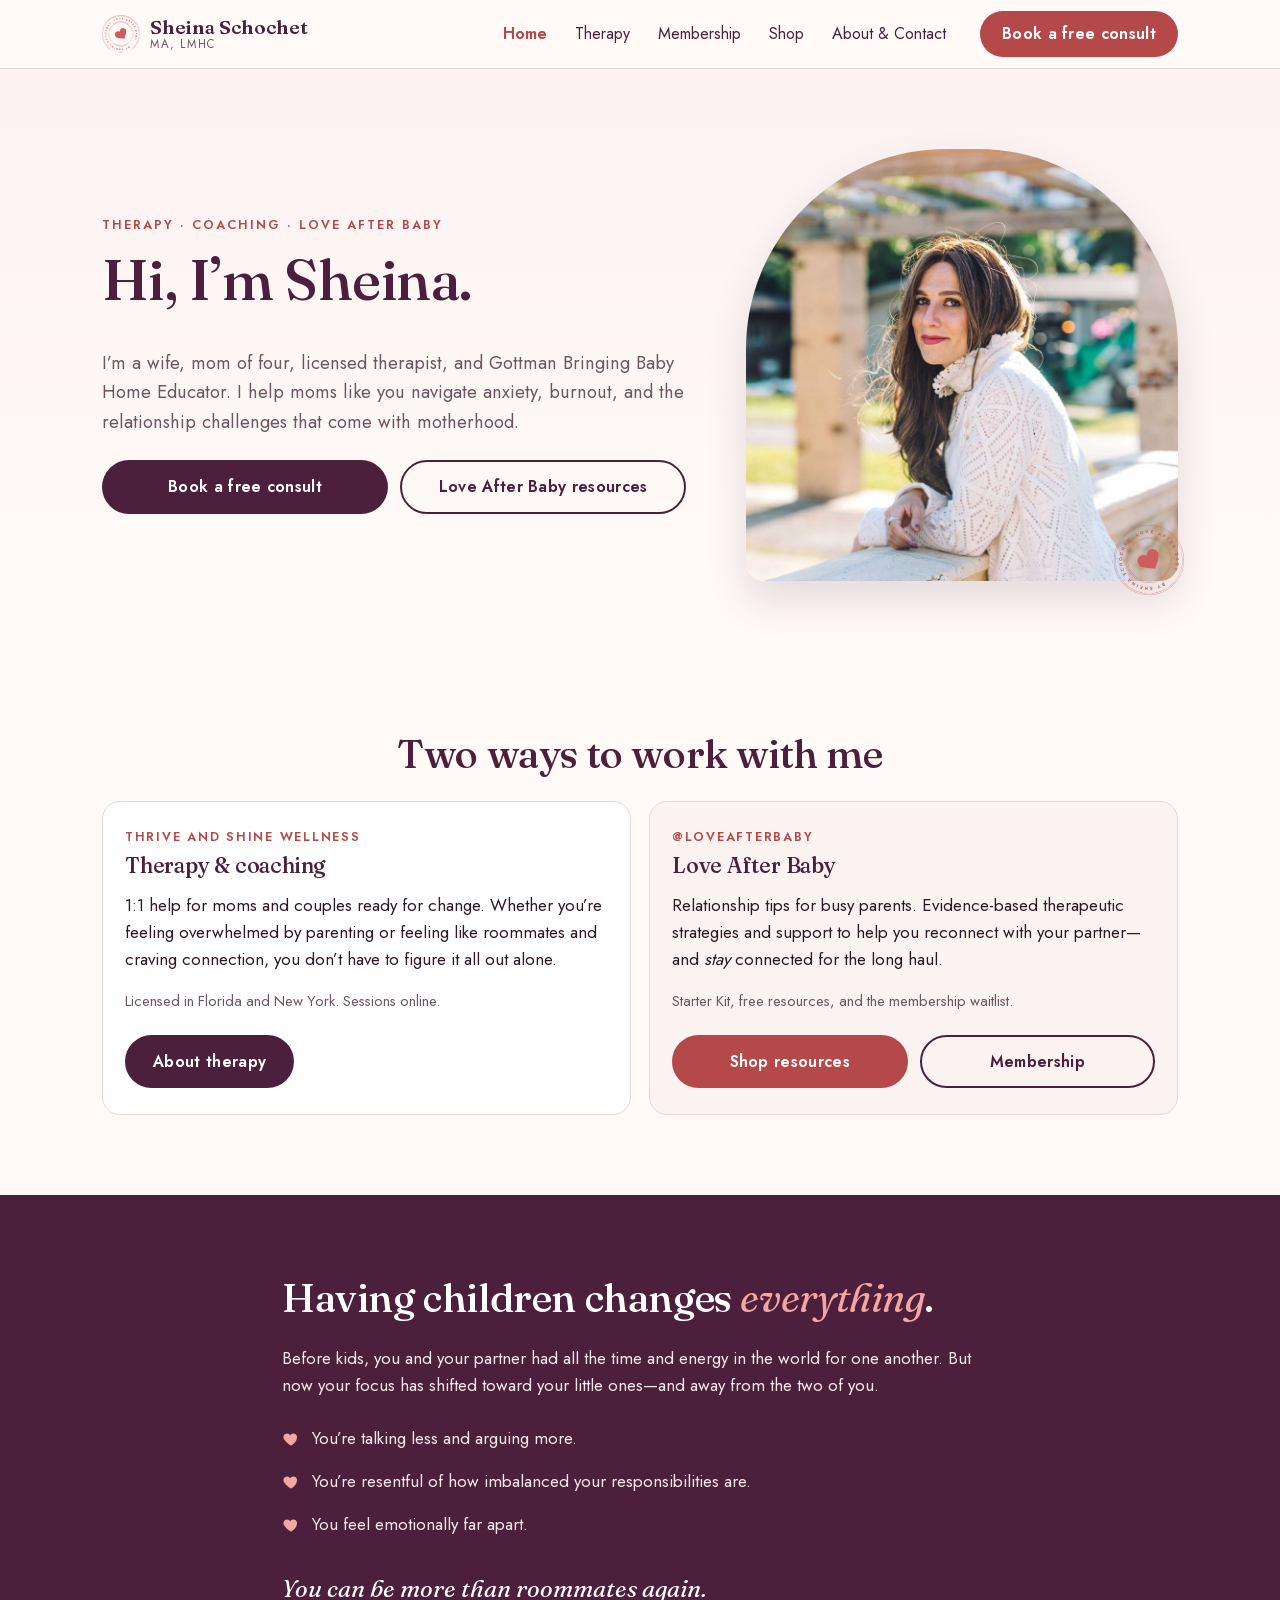
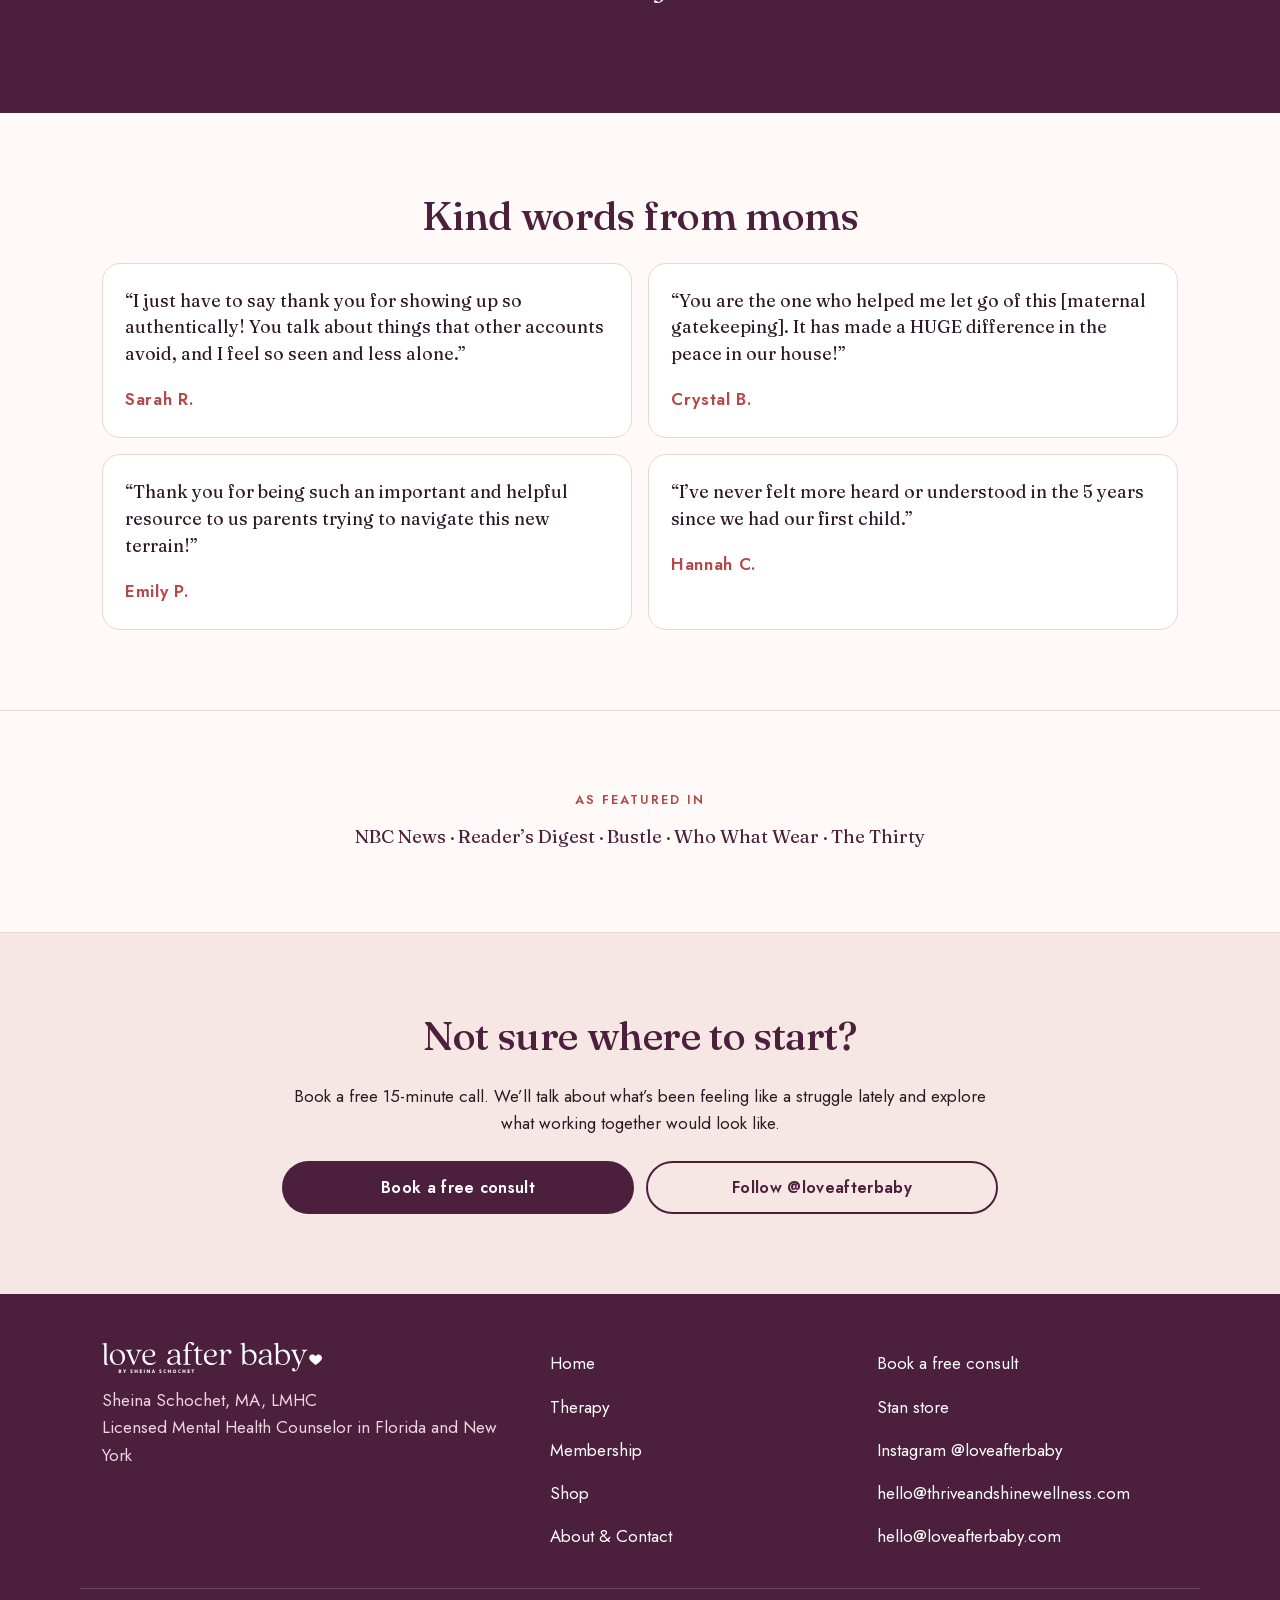
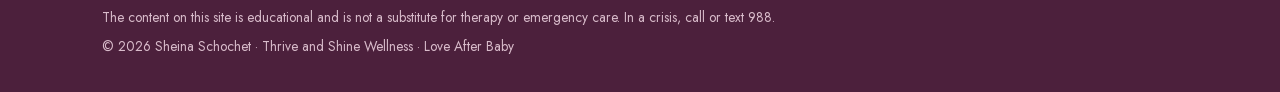
<file: index.html>
<!doctype html>
<html lang="en">
<head>
<meta charset="utf-8">
<meta name="viewport" content="width=device-width, initial-scale=1, viewport-fit=cover">
<meta name="robots" content="noindex, nofollow">
<title>Sheina Schochet, MA, LMHC | Therapy & Love After Baby</title>
<meta name="description" content="Sheina Schochet, MA, LMHC: therapy and coaching for moms and couples in Florida and New York, and Love After Baby resources for busy parents.">
<meta name="theme-color" content="#4c203c">
<link rel="icon" href="assets/img/heart-logo.svg" type="image/svg+xml">
<link rel="stylesheet" href="styles.css">
</head>
<body>
<a class="skip" href="#main">Skip to content</a>
<header class="site-header">
  <div class="wrap header-inner">
    <a class="brand" href="index.html" aria-label="Sheina Schochet, home">
      <img src="assets/img/heart-logo.svg" alt="" width="40" height="40">
      <span class="brand-text"><span class="brand-name">Sheina Schochet</span><span class="brand-sub">MA, LMHC</span></span>
    </a>
    <details class="menu">
      <summary aria-label="Open menu"><span class="bars" aria-hidden="true"></span><span class="menu-word">Menu</span></summary>
      <nav aria-label="Main"><ul><li><a href="index.html" aria-current="page">Home</a></li><li><a href="therapy.html">Therapy</a></li><li><a href="membership.html">Membership</a></li><li><a href="shop.html">Shop</a></li><li><a href="about.html">About & Contact</a></li></ul>
      <a class="btn btn-coral nav-cta" href="mailto:hello@thriveandshinewellness.com?subject=Free%20consult%20request">Book a free consult</a></nav>
    </details>
  </div>
</header>
<main id="main">

<section class="hero">
  <div class="wrap hero-grid">
    <div class="hero-copy">
      <p class="eyebrow">Therapy &middot; Coaching &middot; Love After Baby</p>
      <h1>Hi, I&rsquo;m Sheina.</h1>
      <p class="lede">I&rsquo;m a wife, mom of four, licensed therapist, and Gottman Bringing Baby Home Educator. I help moms like you navigate anxiety, burnout, and the relationship challenges that come with motherhood.</p>
      <div class="actions">
        <a class="btn btn-plum" href="mailto:hello@thriveandshinewellness.com?subject=Free%20consult%20request">Book a free consult</a>
        <a class="btn btn-ghost" href="shop.html">Love After Baby resources</a>
      </div>
    </div>
    <figure class="hero-photo">
      <img src="assets/img/sheina-portrait.jpg" alt="Sheina Schochet smiling, in a white sweater" width="900" height="900">
    </figure>
  </div>
</section>

<section class="section">
  <div class="wrap">
    <h2 class="center">Two ways to work with me</h2>
    <div class="cards two">
      <article class="card">
        <p class="card-kicker">Thrive and Shine Wellness</p>
        <h3>Therapy &amp; coaching</h3>
        <p>1:1 help for moms and couples ready for change. Whether you&rsquo;re feeling overwhelmed by parenting or feeling like roommates and craving connection, you don&rsquo;t have to figure it all out alone.</p>
        <p class="small">Licensed in Florida and New York. Sessions online.</p>
        <a class="btn btn-plum" href="therapy.html">About therapy</a>
      </article>
      <article class="card card-blush">
        <p class="card-kicker">@loveafterbaby</p>
        <h3>Love After Baby</h3>
        <p>Relationship tips for busy parents. Evidence-based therapeutic strategies and support to help you reconnect with your partner&mdash;and <em>stay</em> connected for the long haul.</p>
        <p class="small">Starter Kit, free resources, and the membership waitlist.</p>
        <div class="actions">
          <a class="btn btn-coral" href="shop.html">Shop resources</a>
          <a class="btn btn-ghost" href="membership.html">Membership</a>
        </div>
      </article>
    </div>
  </div>
</section>

<section class="section band-plum">
  <div class="wrap narrow">
    <h2>Having children changes <em>everything</em>.</h2>
    <p>Before kids, you and your partner had all the time and energy in the world for one another. But now your focus has shifted toward your little ones&mdash;and away from the two of you.</p>
    <ul class="hearts">
      <li><svg class="mini-heart" viewBox="0 0 24 24" aria-hidden="true"><path d="M12 21s-7.5-4.6-9.6-9.2C.9 8.4 3 4.5 6.7 4.5c2.2 0 3.6 1.2 4.3 2.4.7-1.2 2.1-2.4 4.3-2.4 3.7 0 5.8 3.9 4.3 7.3C19.5 16.4 12 21 12 21z"/></svg>You&rsquo;re talking less and arguing more.</li>
      <li><svg class="mini-heart" viewBox="0 0 24 24" aria-hidden="true"><path d="M12 21s-7.5-4.6-9.6-9.2C.9 8.4 3 4.5 6.7 4.5c2.2 0 3.6 1.2 4.3 2.4.7-1.2 2.1-2.4 4.3-2.4 3.7 0 5.8 3.9 4.3 7.3C19.5 16.4 12 21 12 21z"/></svg>You&rsquo;re resentful of how imbalanced your responsibilities are.</li>
      <li><svg class="mini-heart" viewBox="0 0 24 24" aria-hidden="true"><path d="M12 21s-7.5-4.6-9.6-9.2C.9 8.4 3 4.5 6.7 4.5c2.2 0 3.6 1.2 4.3 2.4.7-1.2 2.1-2.4 4.3-2.4 3.7 0 5.8 3.9 4.3 7.3C19.5 16.4 12 21 12 21z"/></svg>You feel emotionally far apart.</li>
    </ul>
    <p class="pull">You can be more than roommates again.</p>
  </div>
</section>

<section class="section">
  <div class="wrap">
    <h2 class="center">Kind words from moms</h2>
    <div class="quotes">
      <blockquote><p>&ldquo;I just have to say thank you for showing up so authentically! You talk about things that other accounts avoid, and I feel so seen and less alone.&rdquo;</p><cite>Sarah R.</cite></blockquote>
      <blockquote><p>&ldquo;You are the one who helped me let go of this [maternal gatekeeping]. It has made a HUGE difference in the peace in our house!&rdquo;</p><cite>Crystal B.</cite></blockquote>
      <blockquote><p>&ldquo;Thank you for being such an important and helpful resource to us parents trying to navigate this new terrain!&rdquo;</p><cite>Emily P.</cite></blockquote>
      <blockquote><p>&ldquo;I&rsquo;ve never felt more heard or understood in the 5 years since we had our first child.&rdquo;</p><cite>Hannah C.</cite></blockquote>
    </div>
  </div>
</section>

<section class="section press">
  <div class="wrap center">
    <p class="eyebrow">As featured in</p>
    <p class="press-list">NBC News &middot; Reader&rsquo;s Digest &middot; Bustle &middot; Who What Wear &middot; The Thirty</p>
  </div>
</section>

<section class="section band-blush">
  <div class="wrap narrow center">
    <h2>Not sure where to start?</h2>
    <p>Book a free 15-minute call. We&rsquo;ll talk about what&rsquo;s been feeling like a struggle lately and explore what working together would look like.</p>
    <div class="actions center-actions">
      <a class="btn btn-plum" href="mailto:hello@thriveandshinewellness.com?subject=Free%20consult%20request">Book a free consult</a>
      <a class="btn btn-ghost" href="https://www.instagram.com/loveafterbaby/">Follow @loveafterbaby</a>
    </div>
  </div>
</section>

</main>
<footer class="site-footer">
  <div class="wrap footer-grid">
    <div>
      <img class="footer-word" src="assets/img/lab-wordmark-white.svg" alt="Love After Baby" width="240" height="34">
      <p>Sheina Schochet, MA, LMHC<br>Licensed Mental Health Counselor in Florida and New York</p>
    </div>
    <ul class="footer-links"><li><a href="index.html">Home</a></li><li><a href="therapy.html">Therapy</a></li><li><a href="membership.html">Membership</a></li><li><a href="shop.html">Shop</a></li><li><a href="about.html">About & Contact</a></li></ul>
    <ul class="footer-links">
      <li><a href="mailto:hello@thriveandshinewellness.com?subject=Free%20consult%20request">Book a free consult</a></li>
      <li><a href="https://stan.store/loveafterbaby">Stan store</a></li>
      <li><a href="https://www.instagram.com/loveafterbaby/">Instagram @loveafterbaby</a></li>
      <li><a href="mailto:hello@thriveandshinewellness.com">hello@thriveandshinewellness.com</a></li>
      <li><a href="mailto:hello@loveafterbaby.com">hello@loveafterbaby.com</a></li>
    </ul>
  </div>
  <div class="wrap footer-fine">
    <p>The content on this site is educational and is not a substitute for therapy or emergency care. In a crisis, call or text 988.</p>
    <p>&copy; 2026 Sheina Schochet &middot; Thrive and Shine Wellness &middot; Love After Baby</p>
  </div>
</footer>
<script src="script.js" defer></script>
</body>
</html>
</file>
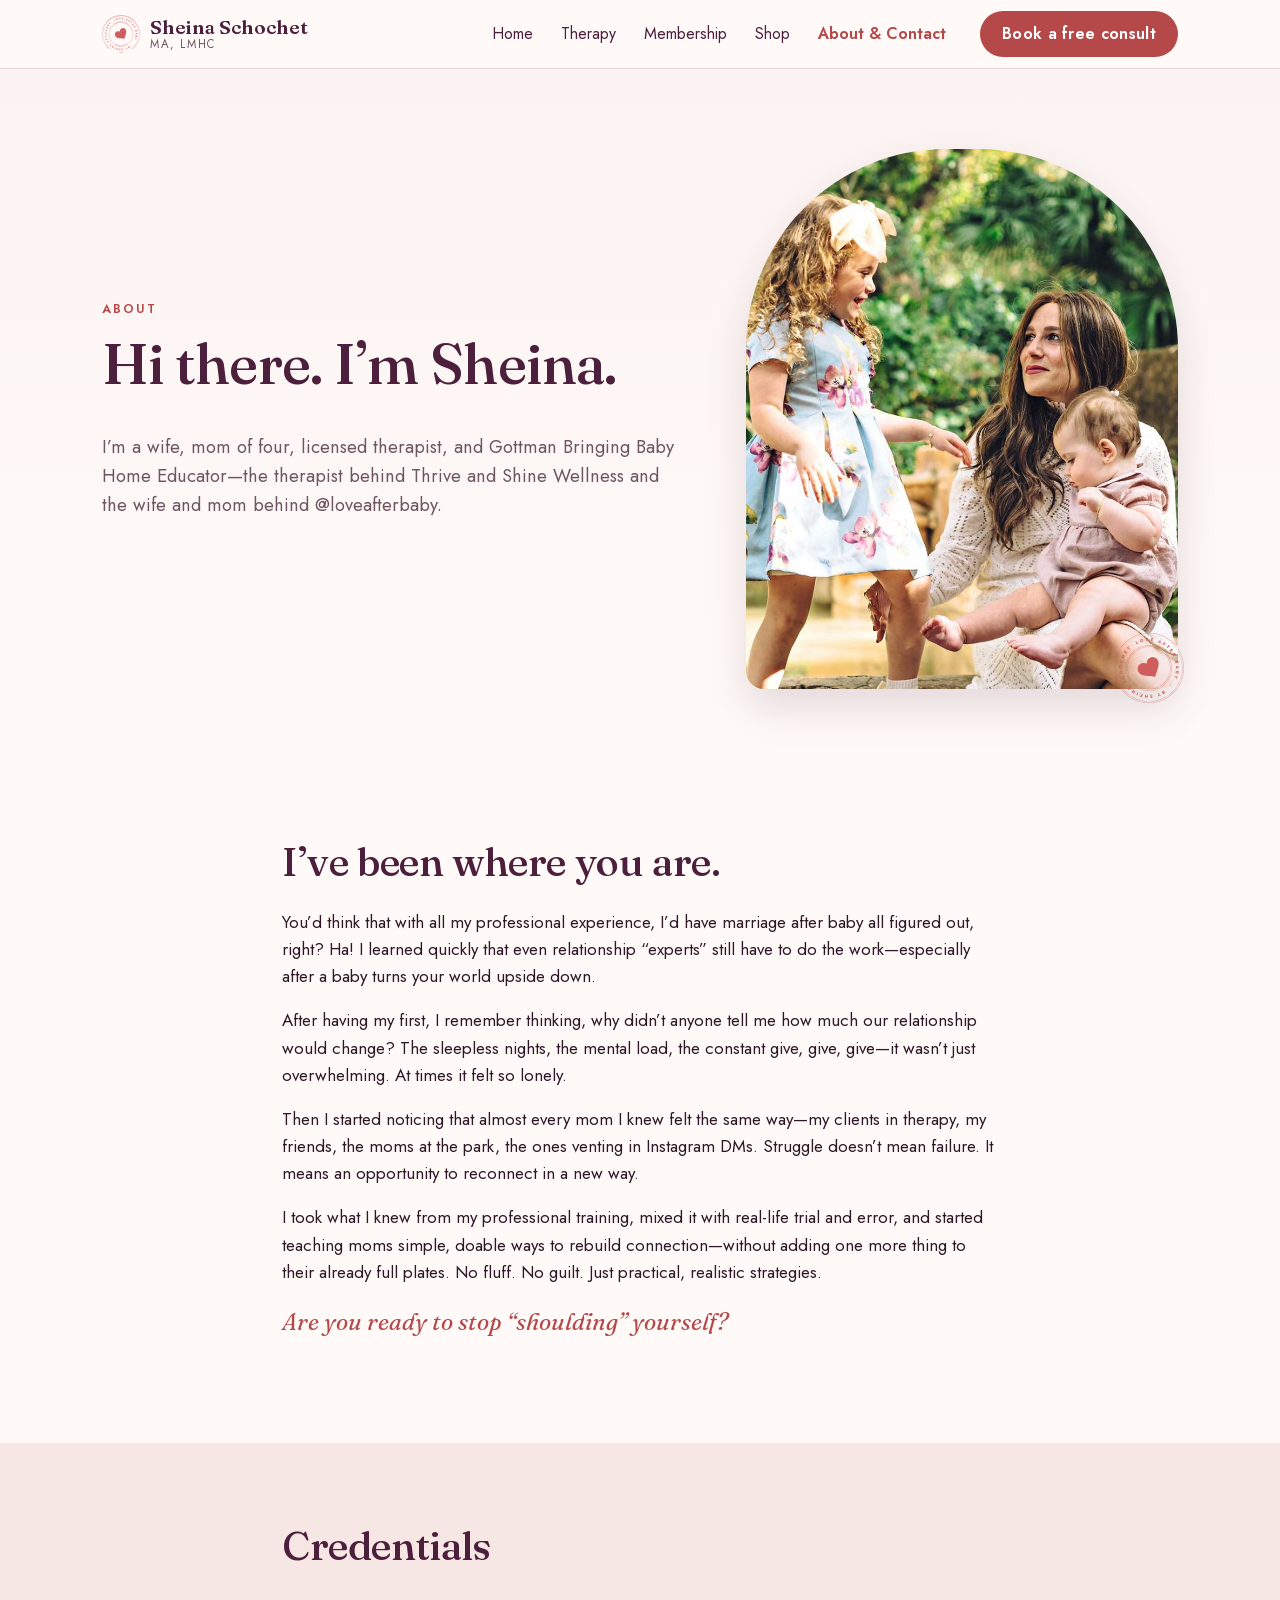
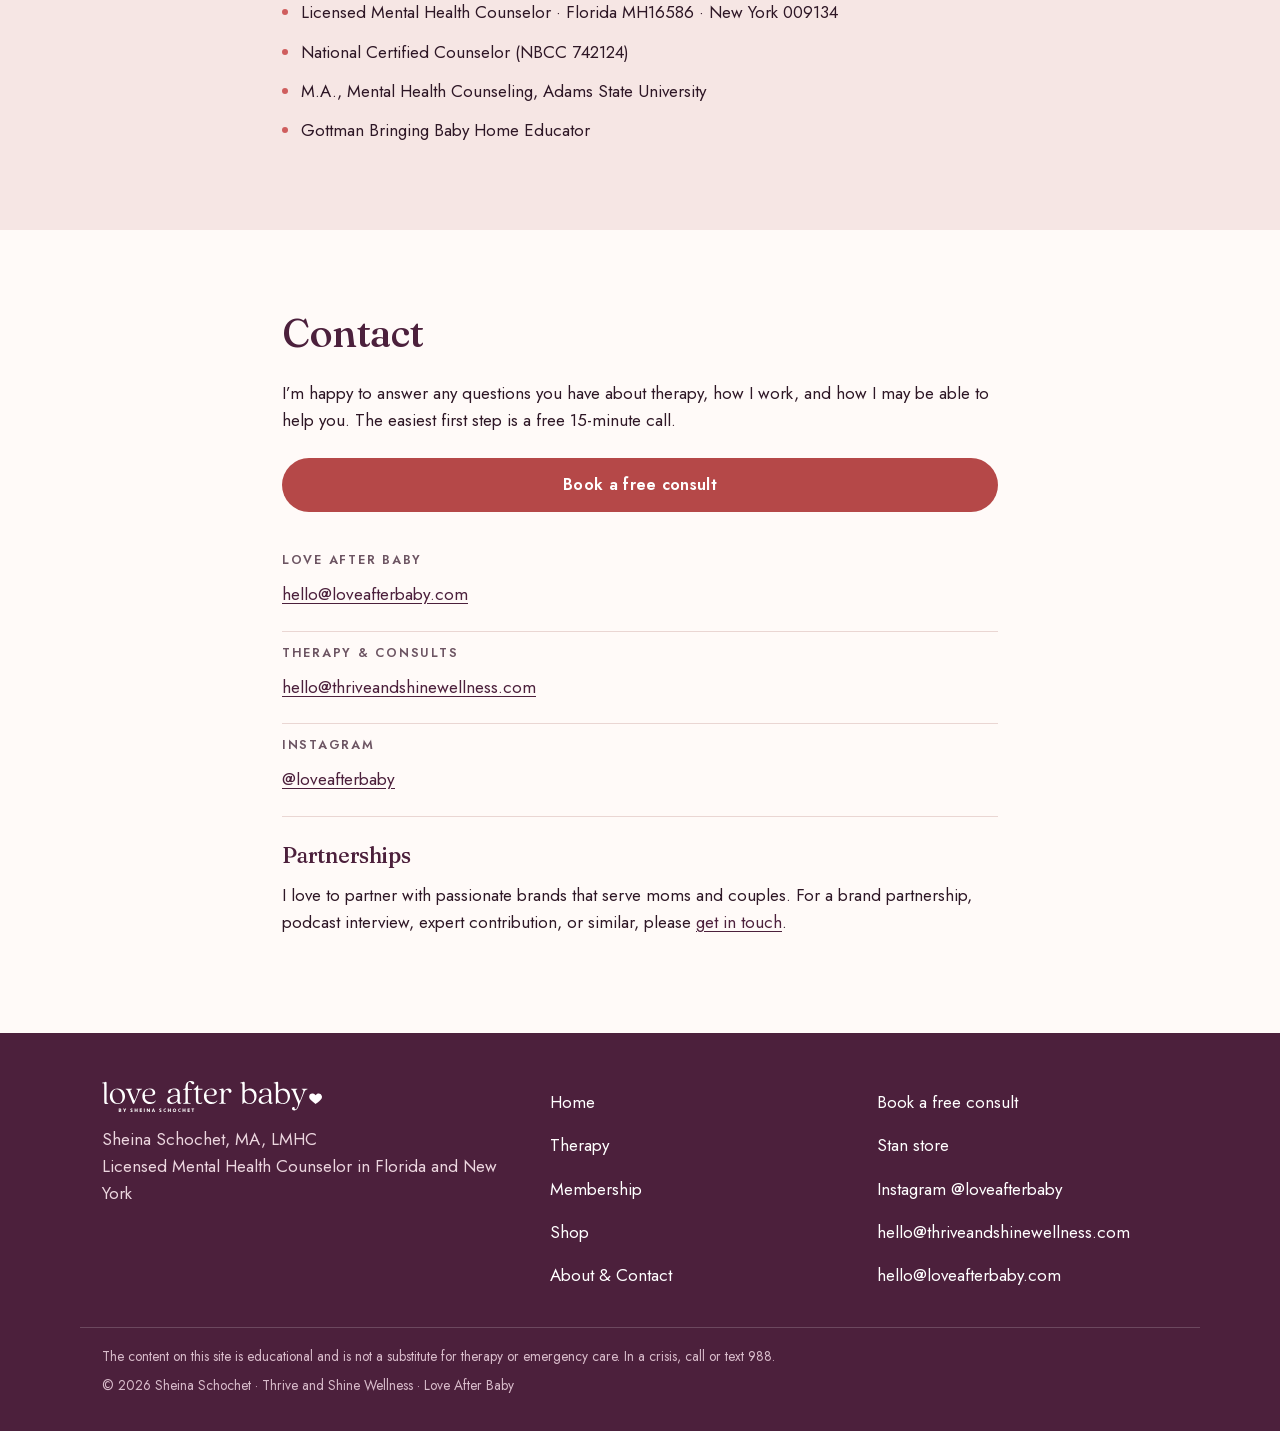
<file: about.html>
<!doctype html>
<html lang="en">
<head>
<meta charset="utf-8">
<meta name="viewport" content="width=device-width, initial-scale=1, viewport-fit=cover">
<meta name="robots" content="noindex, nofollow">
<title>About & Contact | Sheina Schochet, MA, LMHC</title>
<meta name="description" content="Meet Sheina Schochet: wife, mom of four, licensed therapist, and Gottman Bringing Baby Home Educator.">
<meta name="theme-color" content="#4c203c">
<link rel="icon" href="assets/img/heart-logo.svg" type="image/svg+xml">
<link rel="stylesheet" href="styles.css">
</head>
<body>
<a class="skip" href="#main">Skip to content</a>
<header class="site-header">
  <div class="wrap header-inner">
    <a class="brand" href="index.html" aria-label="Sheina Schochet, home">
      <img src="assets/img/heart-logo.svg" alt="" width="40" height="40">
      <span class="brand-text"><span class="brand-name">Sheina Schochet</span><span class="brand-sub">MA, LMHC</span></span>
    </a>
    <details class="menu">
      <summary aria-label="Open menu"><span class="bars" aria-hidden="true"></span><span class="menu-word">Menu</span></summary>
      <nav aria-label="Main"><ul><li><a href="index.html">Home</a></li><li><a href="therapy.html">Therapy</a></li><li><a href="membership.html">Membership</a></li><li><a href="shop.html">Shop</a></li><li><a href="about.html" aria-current="page">About & Contact</a></li></ul>
      <a class="btn btn-coral nav-cta" href="mailto:hello@thriveandshinewellness.com?subject=Free%20consult%20request">Book a free consult</a></nav>
    </details>
  </div>
</header>
<main id="main">

<section class="page-hero">
  <div class="wrap hero-grid">
    <div class="hero-copy">
      <p class="eyebrow">About</p>
      <h1>Hi there. I&rsquo;m Sheina.</h1>
      <p class="lede">I&rsquo;m a wife, mom of four, licensed therapist, and Gottman Bringing Baby Home Educator&mdash;the therapist behind Thrive and Shine Wellness and the wife and mom behind @loveafterbaby.</p>
    </div>
    <figure class="hero-photo tall">
      <img src="assets/img/sheina-family.jpg" alt="Sheina with her children" width="800" height="1294" loading="lazy">
    </figure>
  </div>
</section>

<section class="section">
  <div class="wrap narrow prose">
    <h2>I&rsquo;ve been where you are.</h2>
    <p>You&rsquo;d think that with all my professional experience, I&rsquo;d have marriage after baby all figured out, right? Ha! I learned quickly that even relationship &ldquo;experts&rdquo; still have to do the work&mdash;especially after a baby turns your world upside down.</p>
    <p>After having my first, I remember thinking, why didn&rsquo;t anyone tell me how much our relationship would change? The sleepless nights, the mental load, the constant give, give, give&mdash;it wasn&rsquo;t just overwhelming. At times it felt so lonely.</p>
    <p>Then I started noticing that almost every mom I knew felt the same way&mdash;my clients in therapy, my friends, the moms at the park, the ones venting in Instagram DMs. Struggle doesn&rsquo;t mean failure. It means an opportunity to reconnect in a new way.</p>
    <p>I took what I knew from my professional training, mixed it with real-life trial and error, and started teaching moms simple, doable ways to rebuild connection&mdash;without adding one more thing to their already full plates. No fluff. No guilt. Just practical, realistic strategies.</p>
    <p class="pull-dark">Are you ready to stop &ldquo;shoulding&rdquo; yourself?</p>
  </div>
</section>

<section class="section band-blush">
  <div class="wrap narrow">
    <h2>Credentials</h2>
    <ul class="creds">
      <li>Licensed Mental Health Counselor &middot; Florida MH16586 &middot; New York 009134</li>
      <li>National Certified Counselor (NBCC 742124)</li>
      <li>M.A., Mental Health Counseling, Adams State University</li>
      <li>Gottman Bringing Baby Home Educator</li>
    </ul>
  </div>
</section>

<section class="section" id="contact">
  <div class="wrap narrow">
    <h2>Contact</h2>
    <p>I&rsquo;m happy to answer any questions you have about therapy, how I work, and how I may be able to help you. The easiest first step is a free 15-minute call.</p>
    <div class="actions"><a class="btn btn-coral" href="mailto:hello@thriveandshinewellness.com?subject=Free%20consult%20request">Book a free consult</a></div>
    <ul class="contact-list">
      <li><span>Love After Baby</span><a href="mailto:hello@loveafterbaby.com">hello@loveafterbaby.com</a></li>
      <li><span>Therapy &amp; consults</span><a href="mailto:hello@thriveandshinewellness.com">hello@thriveandshinewellness.com</a></li>
      <li><span>Instagram</span><a href="https://www.instagram.com/loveafterbaby/">@loveafterbaby</a></li>
    </ul>
    <h3>Partnerships</h3>
    <p>I love to partner with passionate brands that serve moms and couples. For a brand partnership, podcast interview, expert contribution, or similar, please <a href="mailto:hello@loveafterbaby.com?subject=Partnership%20inquiry">get in touch</a>.</p>
  </div>
</section>

</main>
<footer class="site-footer">
  <div class="wrap footer-grid">
    <div>
      <img class="footer-word" src="assets/img/lab-wordmark-white.svg" alt="Love After Baby" width="240" height="34">
      <p>Sheina Schochet, MA, LMHC<br>Licensed Mental Health Counselor in Florida and New York</p>
    </div>
    <ul class="footer-links"><li><a href="index.html">Home</a></li><li><a href="therapy.html">Therapy</a></li><li><a href="membership.html">Membership</a></li><li><a href="shop.html">Shop</a></li><li><a href="about.html">About & Contact</a></li></ul>
    <ul class="footer-links">
      <li><a href="mailto:hello@thriveandshinewellness.com?subject=Free%20consult%20request">Book a free consult</a></li>
      <li><a href="https://stan.store/loveafterbaby">Stan store</a></li>
      <li><a href="https://www.instagram.com/loveafterbaby/">Instagram @loveafterbaby</a></li>
      <li><a href="mailto:hello@thriveandshinewellness.com">hello@thriveandshinewellness.com</a></li>
      <li><a href="mailto:hello@loveafterbaby.com">hello@loveafterbaby.com</a></li>
    </ul>
  </div>
  <div class="wrap footer-fine">
    <p>The content on this site is educational and is not a substitute for therapy or emergency care. In a crisis, call or text 988.</p>
    <p>&copy; 2026 Sheina Schochet &middot; Thrive and Shine Wellness &middot; Love After Baby</p>
  </div>
</footer>
<script src="script.js" defer></script>
</body>
</html>
</file>
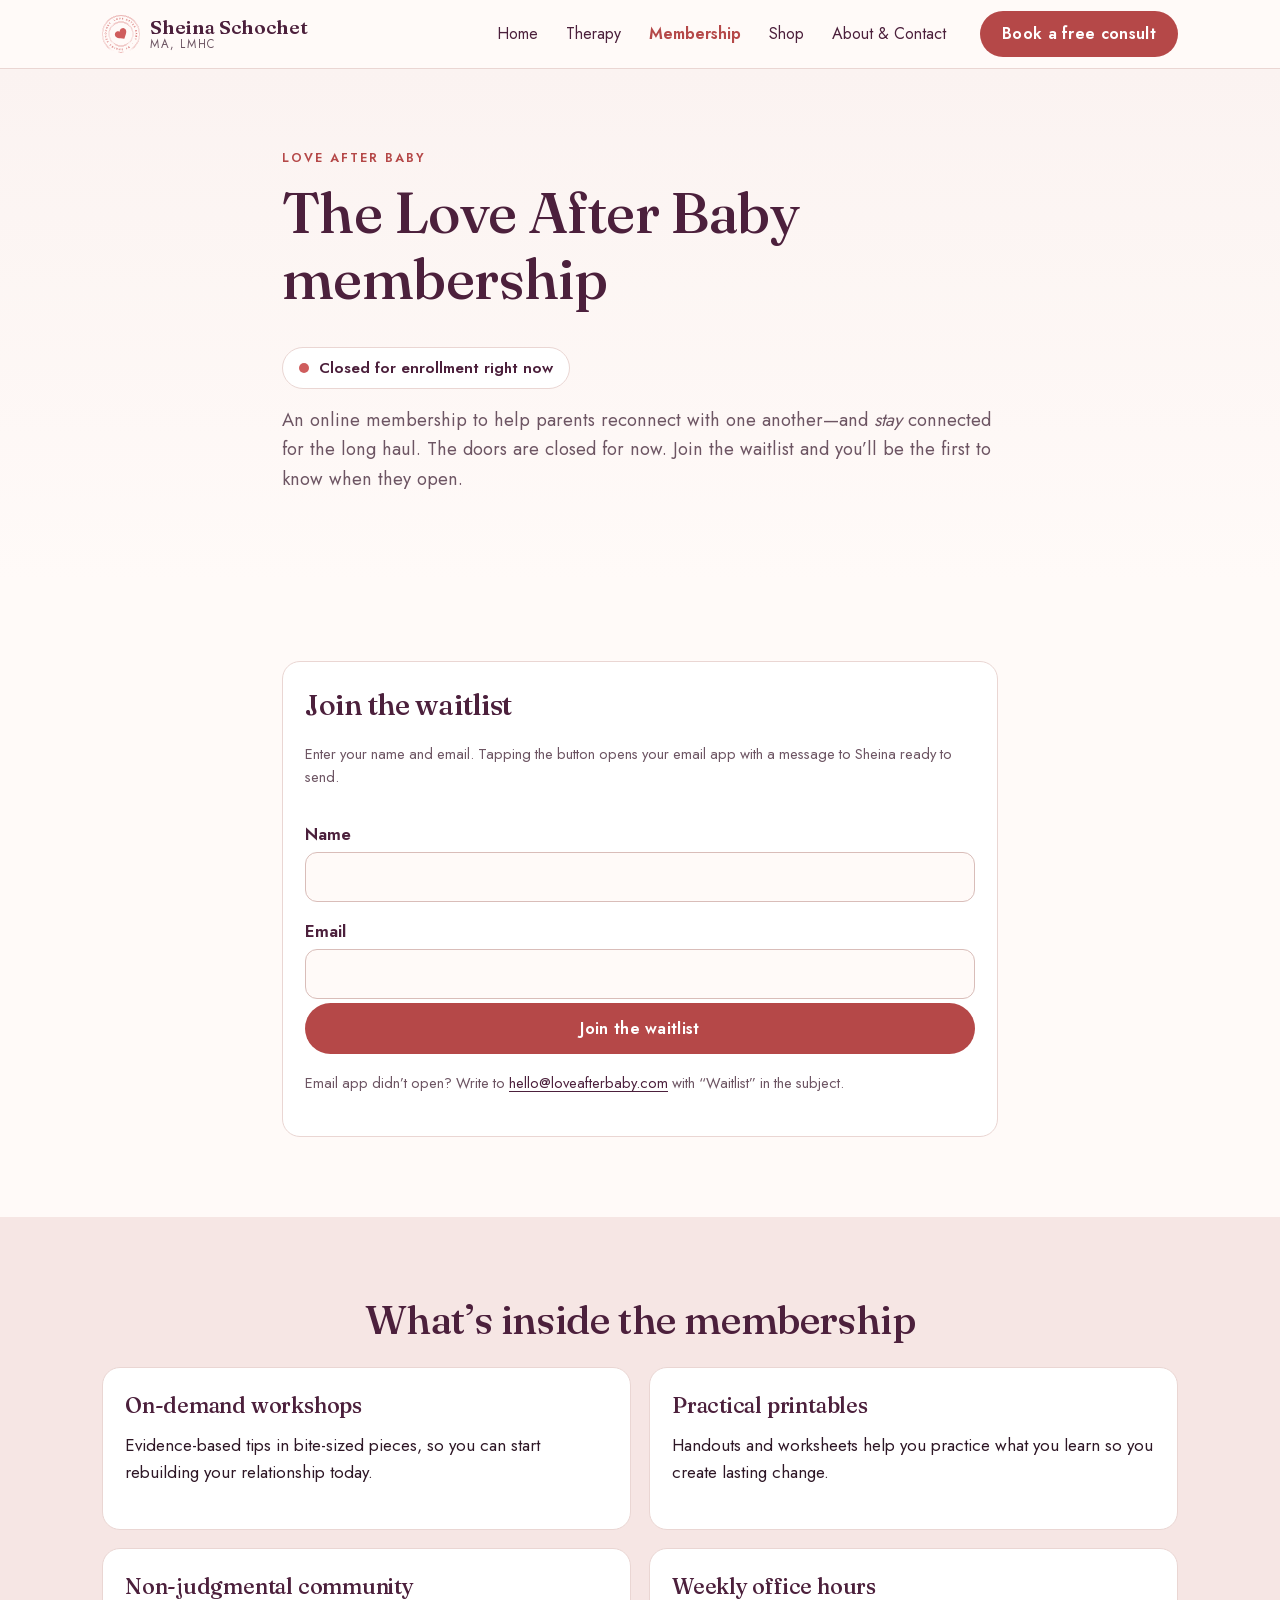
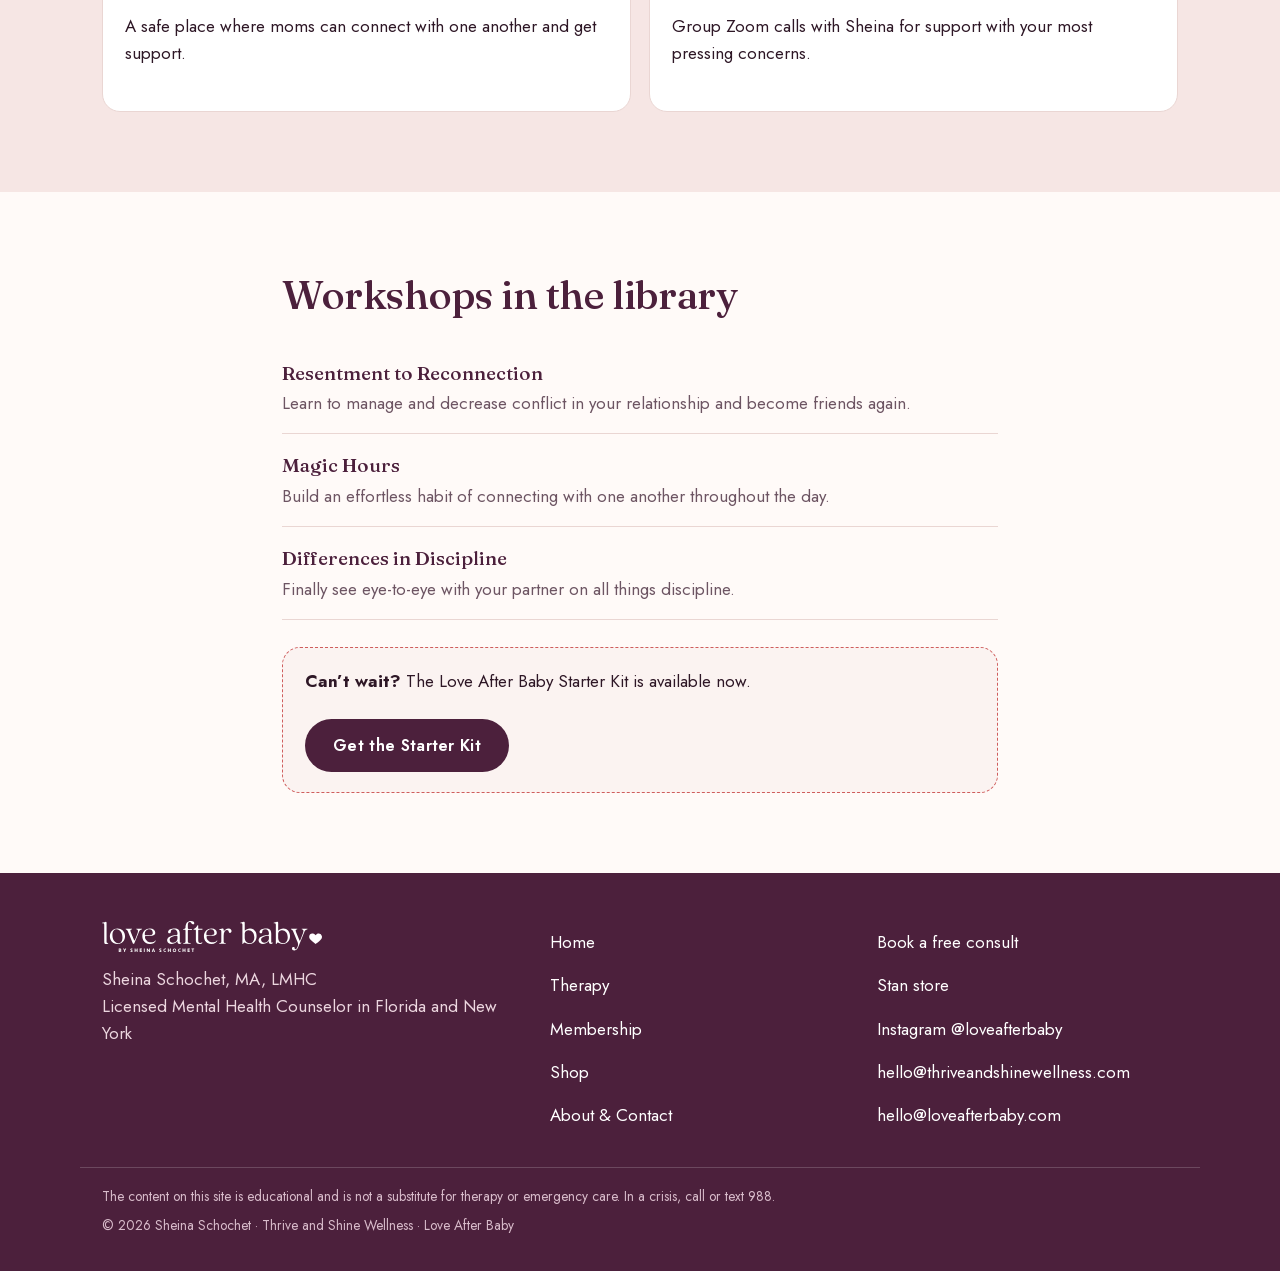
<file: membership.html>
<!doctype html>
<html lang="en">
<head>
<meta charset="utf-8">
<meta name="viewport" content="width=device-width, initial-scale=1, viewport-fit=cover">
<meta name="robots" content="noindex, nofollow">
<title>Love After Baby Membership Waitlist | Sheina Schochet</title>
<meta name="description" content="The Love After Baby membership is closed for now. Join the waitlist.">
<meta name="theme-color" content="#4c203c">
<link rel="icon" href="assets/img/heart-logo.svg" type="image/svg+xml">
<link rel="stylesheet" href="styles.css">
</head>
<body>
<a class="skip" href="#main">Skip to content</a>
<header class="site-header">
  <div class="wrap header-inner">
    <a class="brand" href="index.html" aria-label="Sheina Schochet, home">
      <img src="assets/img/heart-logo.svg" alt="" width="40" height="40">
      <span class="brand-text"><span class="brand-name">Sheina Schochet</span><span class="brand-sub">MA, LMHC</span></span>
    </a>
    <details class="menu">
      <summary aria-label="Open menu"><span class="bars" aria-hidden="true"></span><span class="menu-word">Menu</span></summary>
      <nav aria-label="Main"><ul><li><a href="index.html">Home</a></li><li><a href="therapy.html">Therapy</a></li><li><a href="membership.html" aria-current="page">Membership</a></li><li><a href="shop.html">Shop</a></li><li><a href="about.html">About & Contact</a></li></ul>
      <a class="btn btn-coral nav-cta" href="mailto:hello@thriveandshinewellness.com?subject=Free%20consult%20request">Book a free consult</a></nav>
    </details>
  </div>
</header>
<main id="main">

<section class="page-hero">
  <div class="wrap narrow">
    <p class="eyebrow">Love After Baby</p>
    <h1>The Love After Baby membership</h1>
    <p class="status"><span class="dot" aria-hidden="true"></span>Closed for enrollment right now</p>
    <p class="lede">An online membership to help parents reconnect with one another&mdash;and <em>stay</em> connected for the long haul. The doors are closed for now. Join the waitlist and you&rsquo;ll be the first to know when they open.</p>
  </div>
</section>

<section class="section" id="waitlist">
  <div class="wrap narrow">
    <form class="waitlist card" id="waitlist-form" action="mailto:hello@loveafterbaby.com" method="post" enctype="text/plain" novalidate>
      <h2>Join the waitlist</h2>
      <p class="small">Enter your name and email. Tapping the button opens your email app with a message to Sheina ready to send.</p>
      <label for="wl-name">Name</label>
      <input id="wl-name" name="name" type="text" autocomplete="name" required>
      <label for="wl-email">Email</label>
      <input id="wl-email" name="email" type="email" autocomplete="email" inputmode="email" required>
      <p class="form-error" id="wl-error" role="alert" hidden>Please add your name and a valid email.</p>
      <button class="btn btn-coral" type="submit">Join the waitlist</button>
      <p class="small fallback">Email app didn&rsquo;t open? Write to <a href="mailto:hello@loveafterbaby.com?subject=Love%20After%20Baby%20membership%20waitlist">hello@loveafterbaby.com</a> with &ldquo;Waitlist&rdquo; in the subject.</p>
    </form>
  </div>
</section>

<section class="section band-blush">
  <div class="wrap">
    <h2 class="center">What&rsquo;s inside the membership</h2>
    <div class="cards two">
      <article class="card"><h3>On-demand workshops</h3><p>Evidence-based tips in bite-sized pieces, so you can start rebuilding your relationship today.</p></article>
      <article class="card"><h3>Practical printables</h3><p>Handouts and worksheets help you practice what you learn so you create lasting change.</p></article>
      <article class="card"><h3>Non-judgmental community</h3><p>A safe place where moms can connect with one another and get support.</p></article>
      <article class="card"><h3>Weekly office hours</h3><p>Group Zoom calls with Sheina for support with your most pressing concerns.</p></article>
    </div>
  </div>
</section>

<section class="section">
  <div class="wrap narrow">
    <h2>Workshops in the library</h2>
    <ul class="workshops">
      <li><strong>Resentment to Reconnection</strong><span>Learn to manage and decrease conflict in your relationship and become friends again.</span></li>
      <li><strong>Magic Hours</strong><span>Build an effortless habit of connecting with one another throughout the day.</span></li>
      <li><strong>Differences in Discipline</strong><span>Finally see eye-to-eye with your partner on all things discipline.</span></li>
    </ul>
    <div class="note-card">
      <p><strong>Can&rsquo;t wait?</strong> The Love After Baby Starter Kit is available now.</p>
      <a class="btn btn-plum" href="https://stan.store/loveafterbaby/p/get-the-love-after-baby-starter-kit-now-">Get the Starter Kit</a>
    </div>
  </div>
</section>

</main>
<footer class="site-footer">
  <div class="wrap footer-grid">
    <div>
      <img class="footer-word" src="assets/img/lab-wordmark-white.svg" alt="Love After Baby" width="240" height="34">
      <p>Sheina Schochet, MA, LMHC<br>Licensed Mental Health Counselor in Florida and New York</p>
    </div>
    <ul class="footer-links"><li><a href="index.html">Home</a></li><li><a href="therapy.html">Therapy</a></li><li><a href="membership.html">Membership</a></li><li><a href="shop.html">Shop</a></li><li><a href="about.html">About & Contact</a></li></ul>
    <ul class="footer-links">
      <li><a href="mailto:hello@thriveandshinewellness.com?subject=Free%20consult%20request">Book a free consult</a></li>
      <li><a href="https://stan.store/loveafterbaby">Stan store</a></li>
      <li><a href="https://www.instagram.com/loveafterbaby/">Instagram @loveafterbaby</a></li>
      <li><a href="mailto:hello@thriveandshinewellness.com">hello@thriveandshinewellness.com</a></li>
      <li><a href="mailto:hello@loveafterbaby.com">hello@loveafterbaby.com</a></li>
    </ul>
  </div>
  <div class="wrap footer-fine">
    <p>The content on this site is educational and is not a substitute for therapy or emergency care. In a crisis, call or text 988.</p>
    <p>&copy; 2026 Sheina Schochet &middot; Thrive and Shine Wellness &middot; Love After Baby</p>
  </div>
</footer>
<script src="script.js" defer></script>
</body>
</html>
</file>
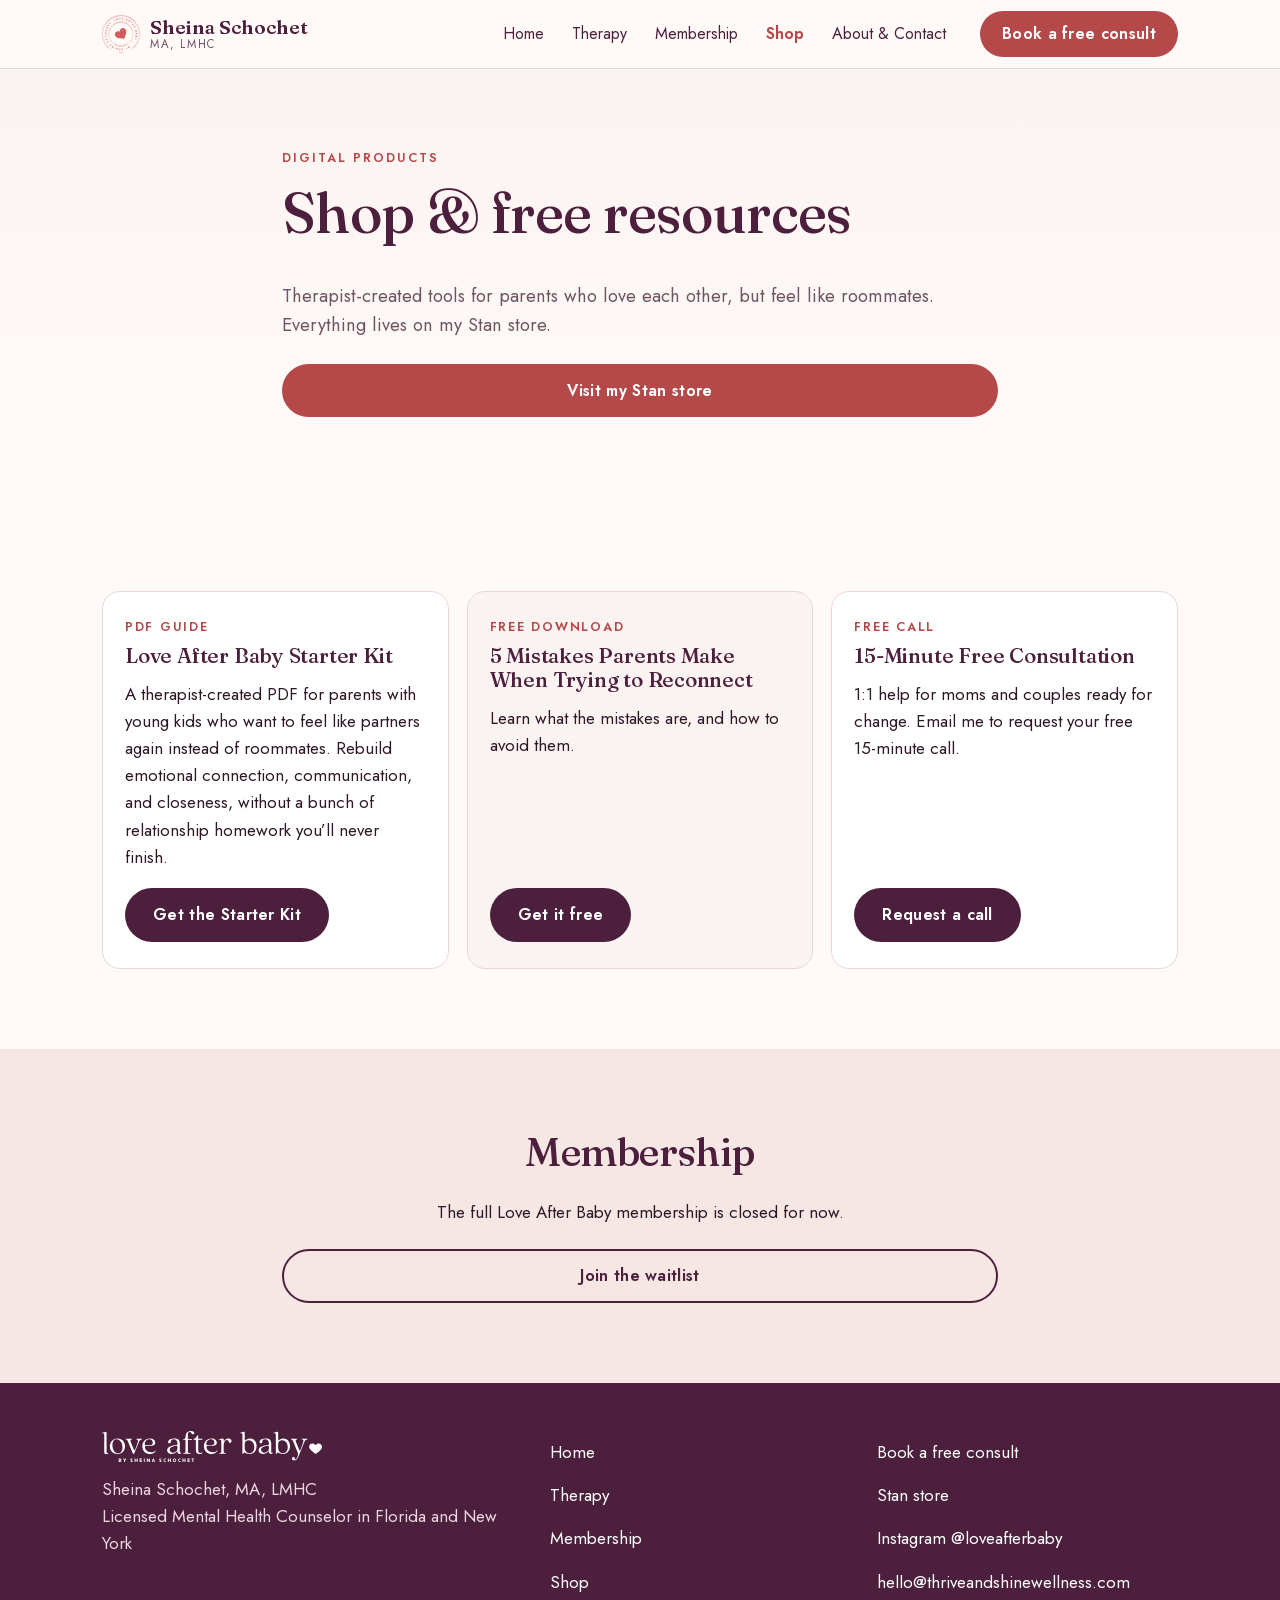
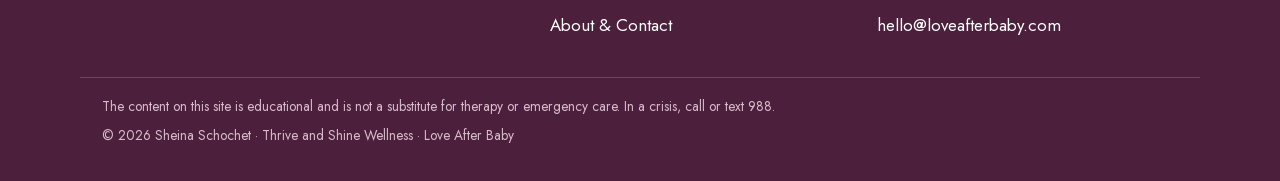
<file: shop.html>
<!doctype html>
<html lang="en">
<head>
<meta charset="utf-8">
<meta name="viewport" content="width=device-width, initial-scale=1, viewport-fit=cover">
<meta name="robots" content="noindex, nofollow">
<title>Shop & Free Resources | Love After Baby</title>
<meta name="description" content="The Love After Baby Starter Kit and free resources from Sheina Schochet, on her Stan store.">
<meta name="theme-color" content="#4c203c">
<link rel="icon" href="assets/img/heart-logo.svg" type="image/svg+xml">
<link rel="stylesheet" href="styles.css">
</head>
<body>
<a class="skip" href="#main">Skip to content</a>
<header class="site-header">
  <div class="wrap header-inner">
    <a class="brand" href="index.html" aria-label="Sheina Schochet, home">
      <img src="assets/img/heart-logo.svg" alt="" width="40" height="40">
      <span class="brand-text"><span class="brand-name">Sheina Schochet</span><span class="brand-sub">MA, LMHC</span></span>
    </a>
    <details class="menu">
      <summary aria-label="Open menu"><span class="bars" aria-hidden="true"></span><span class="menu-word">Menu</span></summary>
      <nav aria-label="Main"><ul><li><a href="index.html">Home</a></li><li><a href="therapy.html">Therapy</a></li><li><a href="membership.html">Membership</a></li><li><a href="shop.html" aria-current="page">Shop</a></li><li><a href="about.html">About & Contact</a></li></ul>
      <a class="btn btn-coral nav-cta" href="mailto:hello@thriveandshinewellness.com?subject=Free%20consult%20request">Book a free consult</a></nav>
    </details>
  </div>
</header>
<main id="main">

<section class="page-hero">
  <div class="wrap narrow">
    <p class="eyebrow">Digital products</p>
    <h1>Shop &amp; free resources</h1>
    <p class="lede">Therapist-created tools for parents who love each other, but feel like roommates. Everything lives on my Stan store.</p>
    <div class="actions"><a class="btn btn-coral" href="https://stan.store/loveafterbaby">Visit my Stan store</a></div>
  </div>
</section>

<section class="section">
  <div class="wrap">
    <div class="cards three">
      <article class="card product">
        <p class="card-kicker">PDF guide</p>
        <h3>Love After Baby Starter Kit</h3>
        <p>A therapist-created PDF for parents with young kids who want to feel like partners again instead of roommates. Rebuild emotional connection, communication, and closeness, without a bunch of relationship homework you&rsquo;ll never finish.</p>
        <a class="btn btn-plum" href="https://stan.store/loveafterbaby/p/get-the-love-after-baby-starter-kit-now-">Get the Starter Kit</a>
      </article>
      <article class="card product card-blush">
        <p class="card-kicker">Free download</p>
        <h3>5 Mistakes Parents Make When Trying to Reconnect</h3>
        <p>Learn what the mistakes are, and how to avoid them.</p>
        <a class="btn btn-plum" href="https://stan.store/loveafterbaby">Get it free</a>
      </article>
      <article class="card product">
        <p class="card-kicker">Free call</p>
        <h3>15-Minute Free Consultation</h3>
        <p>1:1 help for moms and couples ready for change. Email me to request your free 15-minute call.</p>
        <a class="btn btn-plum" href="mailto:hello@thriveandshinewellness.com?subject=Free%20consult%20request">Request a call</a>
      </article>
    </div>
  </div>
</section>

<section class="section band-blush">
  <div class="wrap narrow center">
    <h2>Membership</h2>
    <p>The full Love After Baby membership is closed for now.</p>
    <div class="actions center-actions"><a class="btn btn-ghost" href="membership.html">Join the waitlist</a></div>
  </div>
</section>

</main>
<footer class="site-footer">
  <div class="wrap footer-grid">
    <div>
      <img class="footer-word" src="assets/img/lab-wordmark-white.svg" alt="Love After Baby" width="240" height="34">
      <p>Sheina Schochet, MA, LMHC<br>Licensed Mental Health Counselor in Florida and New York</p>
    </div>
    <ul class="footer-links"><li><a href="index.html">Home</a></li><li><a href="therapy.html">Therapy</a></li><li><a href="membership.html">Membership</a></li><li><a href="shop.html">Shop</a></li><li><a href="about.html">About & Contact</a></li></ul>
    <ul class="footer-links">
      <li><a href="mailto:hello@thriveandshinewellness.com?subject=Free%20consult%20request">Book a free consult</a></li>
      <li><a href="https://stan.store/loveafterbaby">Stan store</a></li>
      <li><a href="https://www.instagram.com/loveafterbaby/">Instagram @loveafterbaby</a></li>
      <li><a href="mailto:hello@thriveandshinewellness.com">hello@thriveandshinewellness.com</a></li>
      <li><a href="mailto:hello@loveafterbaby.com">hello@loveafterbaby.com</a></li>
    </ul>
  </div>
  <div class="wrap footer-fine">
    <p>The content on this site is educational and is not a substitute for therapy or emergency care. In a crisis, call or text 988.</p>
    <p>&copy; 2026 Sheina Schochet &middot; Thrive and Shine Wellness &middot; Love After Baby</p>
  </div>
</footer>
<script src="script.js" defer></script>
</body>
</html>
</file>
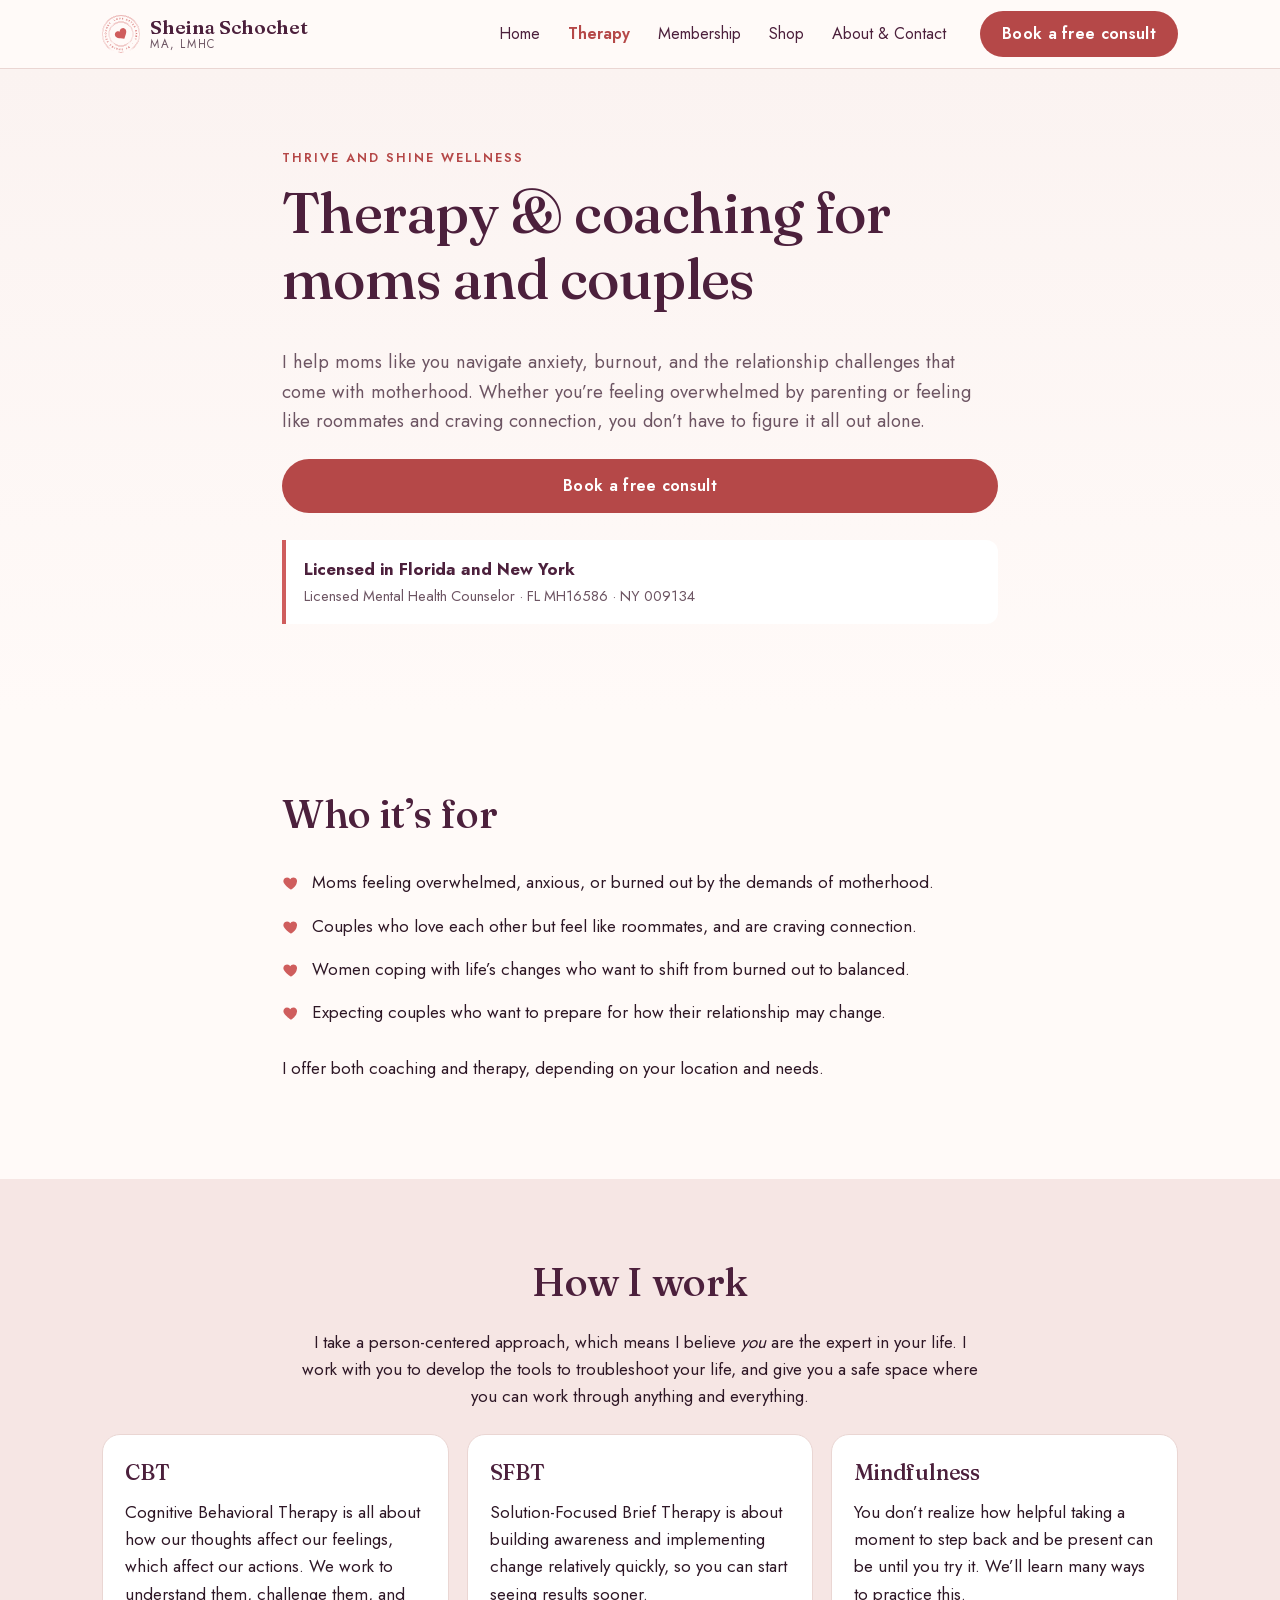
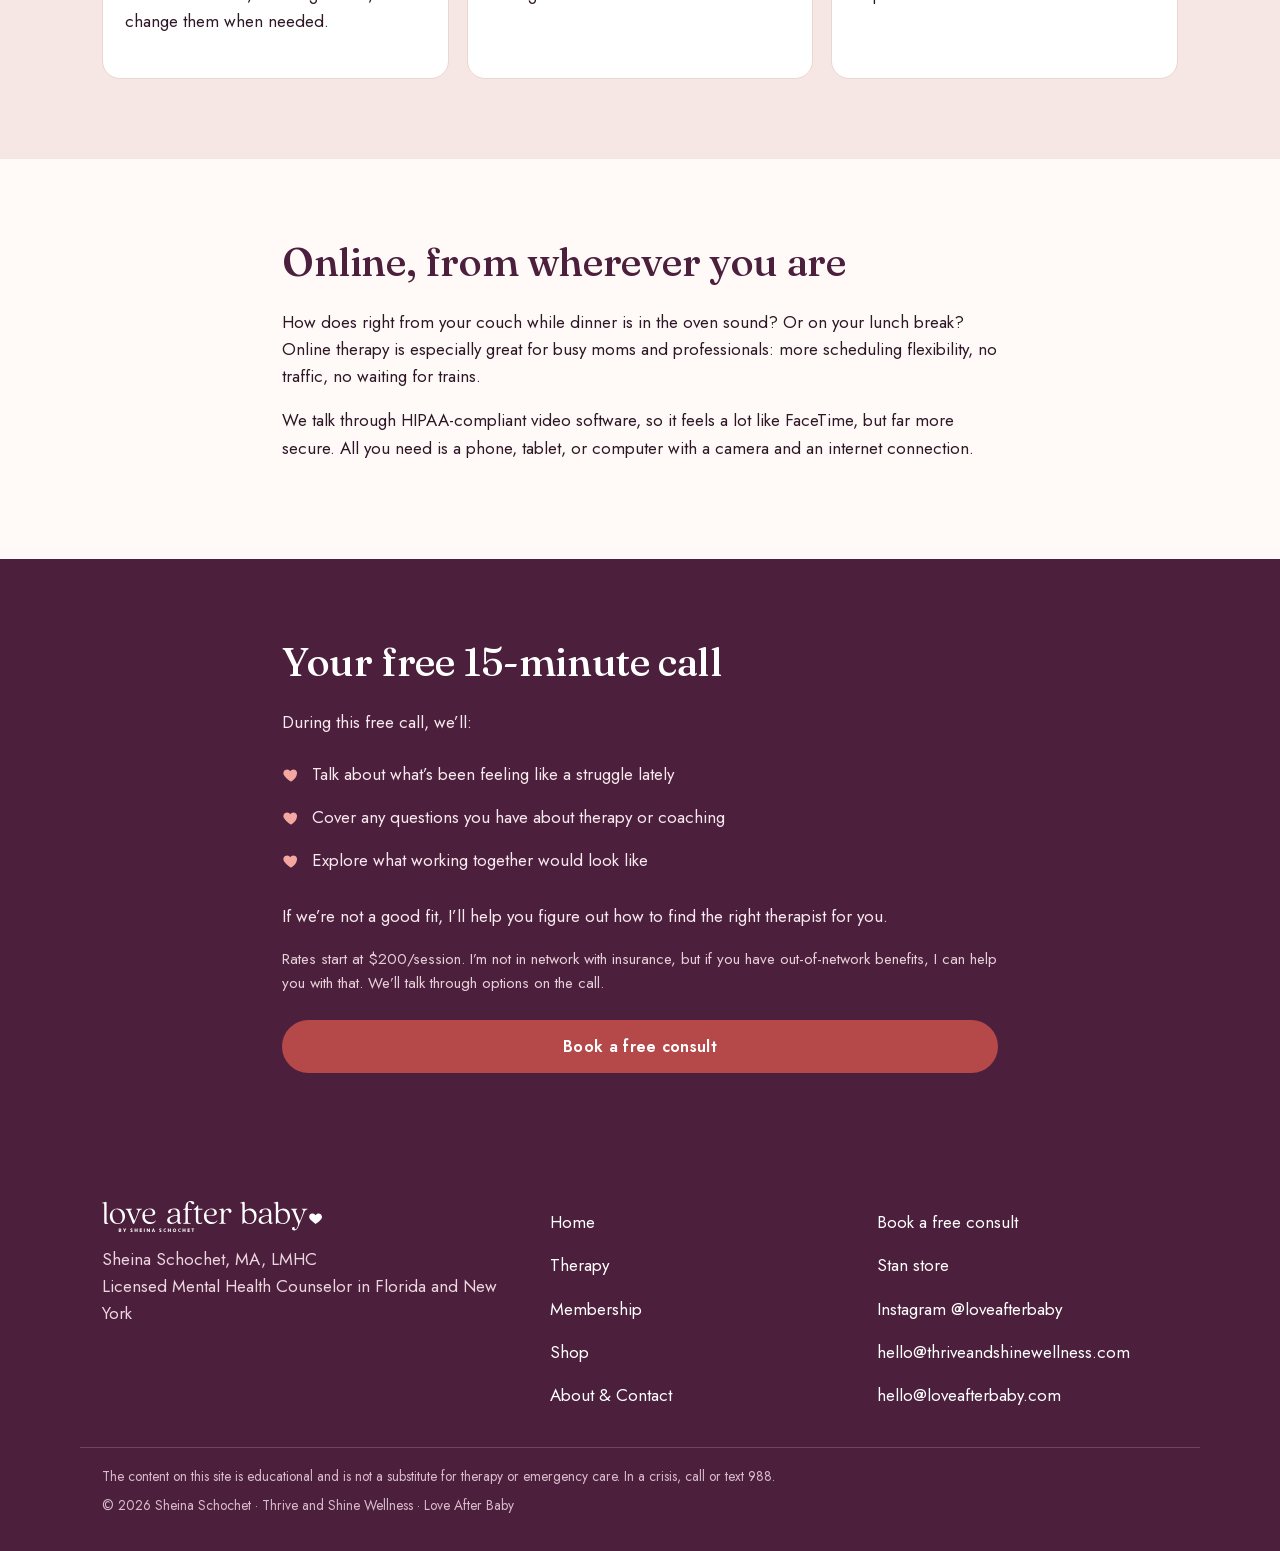
<file: therapy.html>
<!doctype html>
<html lang="en">
<head>
<meta charset="utf-8">
<meta name="viewport" content="width=device-width, initial-scale=1, viewport-fit=cover">
<meta name="robots" content="noindex, nofollow">
<title>Therapy & Coaching | Sheina Schochet, LMHC</title>
<meta name="description" content="Online therapy and coaching for moms and couples. Licensed in Florida and New York. Book a free 15-minute consult.">
<meta name="theme-color" content="#4c203c">
<link rel="icon" href="assets/img/heart-logo.svg" type="image/svg+xml">
<link rel="stylesheet" href="styles.css">
</head>
<body>
<a class="skip" href="#main">Skip to content</a>
<header class="site-header">
  <div class="wrap header-inner">
    <a class="brand" href="index.html" aria-label="Sheina Schochet, home">
      <img src="assets/img/heart-logo.svg" alt="" width="40" height="40">
      <span class="brand-text"><span class="brand-name">Sheina Schochet</span><span class="brand-sub">MA, LMHC</span></span>
    </a>
    <details class="menu">
      <summary aria-label="Open menu"><span class="bars" aria-hidden="true"></span><span class="menu-word">Menu</span></summary>
      <nav aria-label="Main"><ul><li><a href="index.html">Home</a></li><li><a href="therapy.html" aria-current="page">Therapy</a></li><li><a href="membership.html">Membership</a></li><li><a href="shop.html">Shop</a></li><li><a href="about.html">About & Contact</a></li></ul>
      <a class="btn btn-coral nav-cta" href="mailto:hello@thriveandshinewellness.com?subject=Free%20consult%20request">Book a free consult</a></nav>
    </details>
  </div>
</header>
<main id="main">

<section class="page-hero">
  <div class="wrap narrow">
    <p class="eyebrow">Thrive and Shine Wellness</p>
    <h1>Therapy &amp; coaching for moms and couples</h1>
    <p class="lede">I help moms like you navigate anxiety, burnout, and the relationship challenges that come with motherhood. Whether you&rsquo;re feeling overwhelmed by parenting or feeling like roommates and craving connection, you don&rsquo;t have to figure it all out alone.</p>
    <div class="actions">
      <a class="btn btn-coral" href="mailto:hello@thriveandshinewellness.com?subject=Free%20consult%20request">Book a free consult</a>
    </div>
    <p class="license"><strong>Licensed in Florida and New York</strong><span>Licensed Mental Health Counselor &middot; FL MH16586 &middot; NY 009134</span></p>
  </div>
</section>

<section class="section">
  <div class="wrap narrow">
    <h2>Who it&rsquo;s for</h2>
    <ul class="hearts">
      <li><svg class="mini-heart" viewBox="0 0 24 24" aria-hidden="true"><path d="M12 21s-7.5-4.6-9.6-9.2C.9 8.4 3 4.5 6.7 4.5c2.2 0 3.6 1.2 4.3 2.4.7-1.2 2.1-2.4 4.3-2.4 3.7 0 5.8 3.9 4.3 7.3C19.5 16.4 12 21 12 21z"/></svg>Moms feeling overwhelmed, anxious, or burned out by the demands of motherhood.</li>
      <li><svg class="mini-heart" viewBox="0 0 24 24" aria-hidden="true"><path d="M12 21s-7.5-4.6-9.6-9.2C.9 8.4 3 4.5 6.7 4.5c2.2 0 3.6 1.2 4.3 2.4.7-1.2 2.1-2.4 4.3-2.4 3.7 0 5.8 3.9 4.3 7.3C19.5 16.4 12 21 12 21z"/></svg>Couples who love each other but feel like roommates, and are craving connection.</li>
      <li><svg class="mini-heart" viewBox="0 0 24 24" aria-hidden="true"><path d="M12 21s-7.5-4.6-9.6-9.2C.9 8.4 3 4.5 6.7 4.5c2.2 0 3.6 1.2 4.3 2.4.7-1.2 2.1-2.4 4.3-2.4 3.7 0 5.8 3.9 4.3 7.3C19.5 16.4 12 21 12 21z"/></svg>Women coping with life&rsquo;s changes who want to shift from burned out to balanced.</li>
      <li><svg class="mini-heart" viewBox="0 0 24 24" aria-hidden="true"><path d="M12 21s-7.5-4.6-9.6-9.2C.9 8.4 3 4.5 6.7 4.5c2.2 0 3.6 1.2 4.3 2.4.7-1.2 2.1-2.4 4.3-2.4 3.7 0 5.8 3.9 4.3 7.3C19.5 16.4 12 21 12 21z"/></svg>Expecting couples who want to prepare for how their relationship may change.</li>
    </ul>
    <p>I offer both coaching and therapy, depending on your location and needs.</p>
  </div>
</section>

<section class="section band-blush">
  <div class="wrap">
    <h2 class="center">How I work</h2>
    <p class="center narrow-p">I take a person-centered approach, which means I believe <em>you</em> are the expert in your life. I work with you to develop the tools to troubleshoot your life, and give you a safe space where you can work through anything and everything.</p>
    <div class="cards three">
      <article class="card"><h3>CBT</h3><p>Cognitive Behavioral Therapy is all about how our thoughts affect our feelings, which affect our actions. We work to understand them, challenge them, and change them when needed.</p></article>
      <article class="card"><h3>SFBT</h3><p>Solution-Focused Brief Therapy is about building awareness and implementing change relatively quickly, so you can start seeing results sooner.</p></article>
      <article class="card"><h3>Mindfulness</h3><p>You don&rsquo;t realize how helpful taking a moment to step back and be present can be until you try it. We&rsquo;ll learn many ways to practice this.</p></article>
    </div>
  </div>
</section>

<section class="section">
  <div class="wrap narrow">
    <h2>Online, from wherever you are</h2>
    <p>How does right from your couch while dinner is in the oven sound? Or on your lunch break? Online therapy is especially great for busy moms and professionals: more scheduling flexibility, no traffic, no waiting for trains.</p>
    <p>We talk through HIPAA-compliant video software, so it feels a lot like FaceTime, but far more secure. All you need is a phone, tablet, or computer with a camera and an internet connection.</p>
  </div>
</section>

<section class="section band-plum" id="consult">
  <div class="wrap narrow">
    <h2>Your free 15-minute call</h2>
    <p>During this free call, we&rsquo;ll:</p>
    <ul class="hearts">
      <li><svg class="mini-heart" viewBox="0 0 24 24" aria-hidden="true"><path d="M12 21s-7.5-4.6-9.6-9.2C.9 8.4 3 4.5 6.7 4.5c2.2 0 3.6 1.2 4.3 2.4.7-1.2 2.1-2.4 4.3-2.4 3.7 0 5.8 3.9 4.3 7.3C19.5 16.4 12 21 12 21z"/></svg>Talk about what&rsquo;s been feeling like a struggle lately</li>
      <li><svg class="mini-heart" viewBox="0 0 24 24" aria-hidden="true"><path d="M12 21s-7.5-4.6-9.6-9.2C.9 8.4 3 4.5 6.7 4.5c2.2 0 3.6 1.2 4.3 2.4.7-1.2 2.1-2.4 4.3-2.4 3.7 0 5.8 3.9 4.3 7.3C19.5 16.4 12 21 12 21z"/></svg>Cover any questions you have about therapy or coaching</li>
      <li><svg class="mini-heart" viewBox="0 0 24 24" aria-hidden="true"><path d="M12 21s-7.5-4.6-9.6-9.2C.9 8.4 3 4.5 6.7 4.5c2.2 0 3.6 1.2 4.3 2.4.7-1.2 2.1-2.4 4.3-2.4 3.7 0 5.8 3.9 4.3 7.3C19.5 16.4 12 21 12 21z"/></svg>Explore what working together would look like</li>
    </ul>
    <p>If we&rsquo;re not a good fit, I&rsquo;ll help you figure out how to find the right therapist for you.</p>
    <p class="small-light">Rates start at $200/session. I&rsquo;m not in network with insurance, but if you have out-of-network benefits, I can help you with that. We&rsquo;ll talk through options on the call.</p>
    <div class="actions"><a class="btn btn-coral" href="mailto:hello@thriveandshinewellness.com?subject=Free%20consult%20request">Book a free consult</a></div>
  </div>
</section>

</main>
<footer class="site-footer">
  <div class="wrap footer-grid">
    <div>
      <img class="footer-word" src="assets/img/lab-wordmark-white.svg" alt="Love After Baby" width="240" height="34">
      <p>Sheina Schochet, MA, LMHC<br>Licensed Mental Health Counselor in Florida and New York</p>
    </div>
    <ul class="footer-links"><li><a href="index.html">Home</a></li><li><a href="therapy.html">Therapy</a></li><li><a href="membership.html">Membership</a></li><li><a href="shop.html">Shop</a></li><li><a href="about.html">About & Contact</a></li></ul>
    <ul class="footer-links">
      <li><a href="mailto:hello@thriveandshinewellness.com?subject=Free%20consult%20request">Book a free consult</a></li>
      <li><a href="https://stan.store/loveafterbaby">Stan store</a></li>
      <li><a href="https://www.instagram.com/loveafterbaby/">Instagram @loveafterbaby</a></li>
      <li><a href="mailto:hello@thriveandshinewellness.com">hello@thriveandshinewellness.com</a></li>
      <li><a href="mailto:hello@loveafterbaby.com">hello@loveafterbaby.com</a></li>
    </ul>
  </div>
  <div class="wrap footer-fine">
    <p>The content on this site is educational and is not a substitute for therapy or emergency care. In a crisis, call or text 988.</p>
    <p>&copy; 2026 Sheina Schochet &middot; Thrive and Shine Wellness &middot; Love After Baby</p>
  </div>
</footer>
<script src="script.js" defer></script>
</body>
</html>
</file>
<file: styles.css>
@font-face{font-family:'Fraunces';font-style:normal;font-weight:300 700;font-display:swap;src:url(assets/fonts/fraunces.woff2) format('woff2')}
@font-face{font-family:'Fraunces';font-style:italic;font-weight:300 700;font-display:swap;src:url(assets/fonts/fraunces-italic.woff2) format('woff2')}
@font-face{font-family:'Jost';font-style:normal;font-weight:300 700;font-display:swap;src:url(assets/fonts/jost.woff2) format('woff2')}

:root{--plum:#4c203c;--plum-2:#6a3156;--coral:#cf5d5d;--coral-d:#b54848;--blush:#f6e6e4;--blush-2:#fbf3f1;--cream:#fffaf8;--ink:#2e1726;--muted:#6d5563;--line:#ead6d3;--radius:18px;--serif:'Fraunces',Georgia,'Times New Roman',serif;--sans:'Jost','Helvetica Neue',Arial,sans-serif}
*,*::before,*::after{box-sizing:border-box}
html{-webkit-text-size-adjust:100%;scroll-behavior:smooth}
body{margin:0;background:var(--cream);color:var(--ink);font-family:var(--sans);font-size:1.0625rem;line-height:1.6;overflow-x:hidden}
img{max-width:100%;height:auto;display:block}
a{color:var(--plum);text-underline-offset:3px}
a:hover{color:var(--coral-d)}
:focus-visible{outline:3px solid var(--coral);outline-offset:3px;border-radius:6px}
h1,h2,h3{font-family:var(--serif);font-weight:500;line-height:1.15;color:var(--plum);margin:0 0 .6em;letter-spacing:-.01em}
h1{font-size:clamp(2.2rem,8vw,3.6rem)}
h2{font-size:clamp(1.7rem,5.5vw,2.5rem)}
h3{font-size:1.35rem}
h1 em,h2 em{font-style:italic;color:var(--coral)}
p{margin:0 0 1em}
.wrap{width:100%;max-width:1120px;margin:0 auto;padding:0 22px}
.narrow{max-width:760px}
.center{text-align:center}
.narrow-p{max-width:680px;margin-left:auto;margin-right:auto}
.skip{position:absolute;left:-999px;top:8px;background:var(--plum);color:#fff;padding:10px 14px;border-radius:8px;z-index:100}
.skip:focus{left:8px}
.eyebrow{font-family:var(--sans);text-transform:uppercase;letter-spacing:.16em;font-size:.78rem;font-weight:600;color:var(--coral-d);margin-bottom:.9em}
.lede{font-size:1.15rem;color:var(--muted)}
.small{font-size:.92rem;color:var(--muted)}
/* header */
.site-header{position:sticky;top:0;z-index:50;background:rgba(255,250,248,.94);-webkit-backdrop-filter:blur(10px);backdrop-filter:blur(10px);border-bottom:1px solid var(--line)}
.header-inner{display:flex;align-items:center;justify-content:space-between;min-height:68px;gap:12px}
.brand{display:flex;align-items:center;gap:10px;min-height:48px;text-decoration:none;color:var(--plum)}
.brand img{width:38px;height:38px}
.brand-text{display:flex;flex-direction:column;line-height:1.1}
.brand-name{font-family:var(--serif);font-size:1.2rem;font-weight:600}
.brand-sub{font-size:.72rem;letter-spacing:.14em;text-transform:uppercase;color:var(--muted)}
.menu summary{list-style:none;cursor:pointer;display:flex;align-items:center;gap:8px;min-height:44px;padding:0 14px;border:1px solid var(--line);border-radius:999px;color:var(--plum);font-weight:500;background:#fff}
.menu summary::-webkit-details-marker{display:none}
.bars,.bars::before,.bars::after{display:block;width:18px;height:2px;background:var(--plum);border-radius:2px;position:relative;transition:transform .2s}
.bars::before,.bars::after{content:"";position:absolute;left:0}
.bars::before{top:-6px}.bars::after{top:6px}
.menu[open] .bars{background:transparent}
.menu[open] .bars::before{transform:translateY(6px) rotate(45deg)}
.menu[open] .bars::after{transform:translateY(-6px) rotate(-45deg)}
.menu nav{position:absolute;left:0;right:0;top:100%;background:var(--cream);border-bottom:1px solid var(--line);padding:8px 22px 22px;box-shadow:0 18px 30px rgba(76,32,60,.08)}
.menu ul{list-style:none;margin:0;padding:0}
.menu li a{display:block;padding:14px 4px;border-bottom:1px solid var(--line);text-decoration:none;font-size:1.15rem;color:var(--plum)}
.menu li a[aria-current="page"]{color:var(--coral-d);font-weight:600}
.nav-cta{margin-top:18px;width:100%}
/* buttons */
.btn{display:inline-flex;align-items:center;justify-content:center;min-height:50px;padding:12px 26px;border-radius:999px;font-family:var(--sans);font-weight:600;font-size:1rem;letter-spacing:.02em;text-decoration:none;border:2px solid transparent;cursor:pointer;transition:background .2s,color .2s,border-color .2s;text-align:center}
.btn-plum{background:var(--plum);color:#fff}
.btn-plum:hover{background:var(--plum-2);color:#fff}
.btn-coral{background:var(--coral-d);color:#fff}
.btn-coral:hover{background:#9e3b3b;color:#fff}
.btn-ghost{background:transparent;color:var(--plum);border-color:var(--plum)}
.btn-ghost:hover{background:var(--plum);color:#fff}
.actions{display:flex;flex-wrap:wrap;gap:12px;margin-top:1.4em}
.actions .btn{flex:1 1 220px}
.center-actions{justify-content:center}
/* hero */
.hero,.page-hero{padding:44px 0 36px;background:linear-gradient(180deg,var(--blush-2),var(--cream))}
.hero-grid{display:grid;gap:30px;align-items:center}
.hero-photo{margin:0;position:relative}
.hero-photo img{border-radius:200px 200px var(--radius) var(--radius);box-shadow:0 20px 40px rgba(76,32,60,.14);width:100%;aspect-ratio:1/1;object-fit:cover}
.hero-photo.tall img{aspect-ratio:4/5;object-position:center 20%}
.hero-photo::after{content:"";position:absolute;width:70px;height:70px;right:-6px;bottom:-14px;background:url(assets/img/heart-logo.svg) center/contain no-repeat}
.license{margin-top:1.6em;padding:16px 18px;border-left:4px solid var(--coral);background:#fff;border-radius:0 12px 12px 0;display:flex;flex-direction:column;gap:2px}
.license strong{color:var(--plum);font-size:1.05rem}
.license span{font-size:.92rem;color:var(--muted)}
.status{display:inline-flex;align-items:center;gap:10px;background:#fff;border:1px solid var(--line);padding:8px 16px;border-radius:999px;font-weight:600;color:var(--plum);font-size:.95rem}
.dot{width:10px;height:10px;border-radius:50%;background:var(--coral)}
/* sections */
.section{padding:56px 0}
.band-plum{background:var(--plum);color:#f8e9ee}
.band-plum h2,.band-plum h3{color:#fff}
.band-plum h2 em{color:#f3a7a0}
.band-plum a:not(.btn){color:#fff}
.band-blush{background:var(--blush)}
.cards{display:grid;gap:18px;margin-top:1.4em}
.card{background:#fff;border:1px solid var(--line);border-radius:var(--radius);padding:26px 22px;display:flex;flex-direction:column}
.card p:last-of-type{flex-grow:0}
.card .btn,.card .actions{margin-top:auto}
.card .actions{padding-top:6px}
.card > .btn{align-self:flex-start;margin-top:auto}
.card-blush{background:var(--blush-2)}
.card-kicker{font-size:.78rem;text-transform:uppercase;letter-spacing:.14em;font-weight:600;color:var(--coral-d);margin-bottom:.5em}
.product h3{font-size:1.3rem}
.hearts{list-style:none;padding:0;margin:0 0 1.2em}
.hearts li{display:flex;gap:12px;align-items:flex-start;padding:8px 0}
.mini-heart{flex:0 0 18px;width:18px;height:18px;margin-top:5px;fill:var(--coral)}
.band-plum .mini-heart{fill:#f3a7a0}
.pull{font-family:var(--serif);font-style:italic;font-size:1.5rem;color:#fff;margin-top:1em}
.pull-dark{font-family:var(--serif);font-style:italic;font-size:1.45rem;color:var(--coral-d)}
.small-light{font-size:.95rem;color:#e6cfd9}
.quotes{display:grid;gap:16px;margin-top:1.4em}
blockquote{margin:0;background:#fff;border:1px solid var(--line);border-radius:var(--radius);padding:24px 22px;position:relative}
blockquote p{font-family:var(--serif);font-size:1.12rem;line-height:1.5;color:var(--ink)}
cite{font-style:normal;font-weight:600;color:var(--coral-d);letter-spacing:.04em}
.press{padding:34px 0;border-top:1px solid var(--line);border-bottom:1px solid var(--line)}
.press-list{font-family:var(--serif);font-size:1.15rem;color:var(--plum);margin:0}
.workshops{list-style:none;padding:0;margin:0 0 1.6em}
.workshops li{padding:16px 0;border-bottom:1px solid var(--line);display:flex;flex-direction:column;gap:2px}
.workshops strong{font-family:var(--serif);font-weight:500;font-size:1.2rem;color:var(--plum)}
.workshops span{color:var(--muted)}
.note-card{background:var(--blush-2);border:1px dashed var(--coral);border-radius:var(--radius);padding:20px 22px}
.note-card .btn{margin-top:6px}
.creds{padding-left:1.1em;margin:0}
.creds li{padding:6px 0}
.creds li::marker{color:var(--coral)}
.contact-list{list-style:none;padding:0;margin:1.6em 0}
.contact-list li{display:flex;flex-direction:column;padding:12px 0;border-bottom:1px solid var(--line)}
.contact-list span{font-size:.78rem;text-transform:uppercase;letter-spacing:.14em;color:var(--muted);font-weight:600}
.contact-list a{font-size:1.08rem;word-break:break-word;padding:10px 0;display:inline-block}
/* form */
.waitlist{gap:4px}
.waitlist h2{font-size:1.8rem}
.waitlist label{font-weight:600;color:var(--plum);margin-top:12px}
.waitlist input{font:inherit;font-size:16px;min-height:50px;padding:10px 14px;border:1.5px solid #d9bdb9;border-radius:12px;background:var(--cream);color:var(--ink);width:100%}
.waitlist input:focus{border-color:var(--plum);outline:3px solid rgba(207,93,93,.35);outline-offset:1px}
.waitlist button{margin-top:18px;width:100%}
.form-error{color:#9e3b3b;font-weight:500;margin:10px 0 0}
.form-ok{color:var(--plum);font-weight:500;margin:10px 0 0}
.fallback{margin-top:14px}
/* footer */
.site-footer{background:var(--plum);color:#ecd6df;padding:48px 0 calc(28px + env(safe-area-inset-bottom))}
.site-footer a{color:#fff;text-decoration:none}
.site-footer a:hover{text-decoration:underline;color:#fff}
.footer-grid{display:grid;gap:26px}
.footer-word{width:220px;height:auto;margin-bottom:14px}
.footer-links{list-style:none;padding:0;margin:0}
.footer-links li a{display:inline-block;padding:8px 0}
.footer-fine{margin-top:30px;border-top:1px solid rgba(255,255,255,.18);padding-top:18px;font-size:.85rem;color:#d9bccb}
.footer-fine p{margin:0 0 .5em}
@media (min-width:760px){
  .cards.two{grid-template-columns:1fr 1fr}
  .cards.three{grid-template-columns:repeat(3,1fr)}
  .quotes{grid-template-columns:1fr 1fr}
  .footer-grid{grid-template-columns:1.4fr 1fr 1fr}
  .section{padding:80px 0}
}
@media (min-width:960px){
  .menu summary{display:none}
  .menu nav{position:static;display:flex;align-items:center;gap:22px;background:none;border:0;padding:0;box-shadow:none}
  .menu ul{display:flex;gap:4px}
  .menu li a{border:0;padding:10px 12px;font-size:1rem}
  .nav-cta{margin:0;width:auto;min-height:44px;padding:8px 20px}
  .hero,.page-hero{padding:80px 0 70px}
  .hero-grid{grid-template-columns:1.15fr .85fr;gap:60px}
}
/* details with no JS: keep nav visible on desktop even when closed */
@media (min-width:960px){.menu:not([open]) > nav{display:flex}}
@media (prefers-reduced-motion:reduce){html{scroll-behavior:auto}*{transition:none!important}}
</file>
